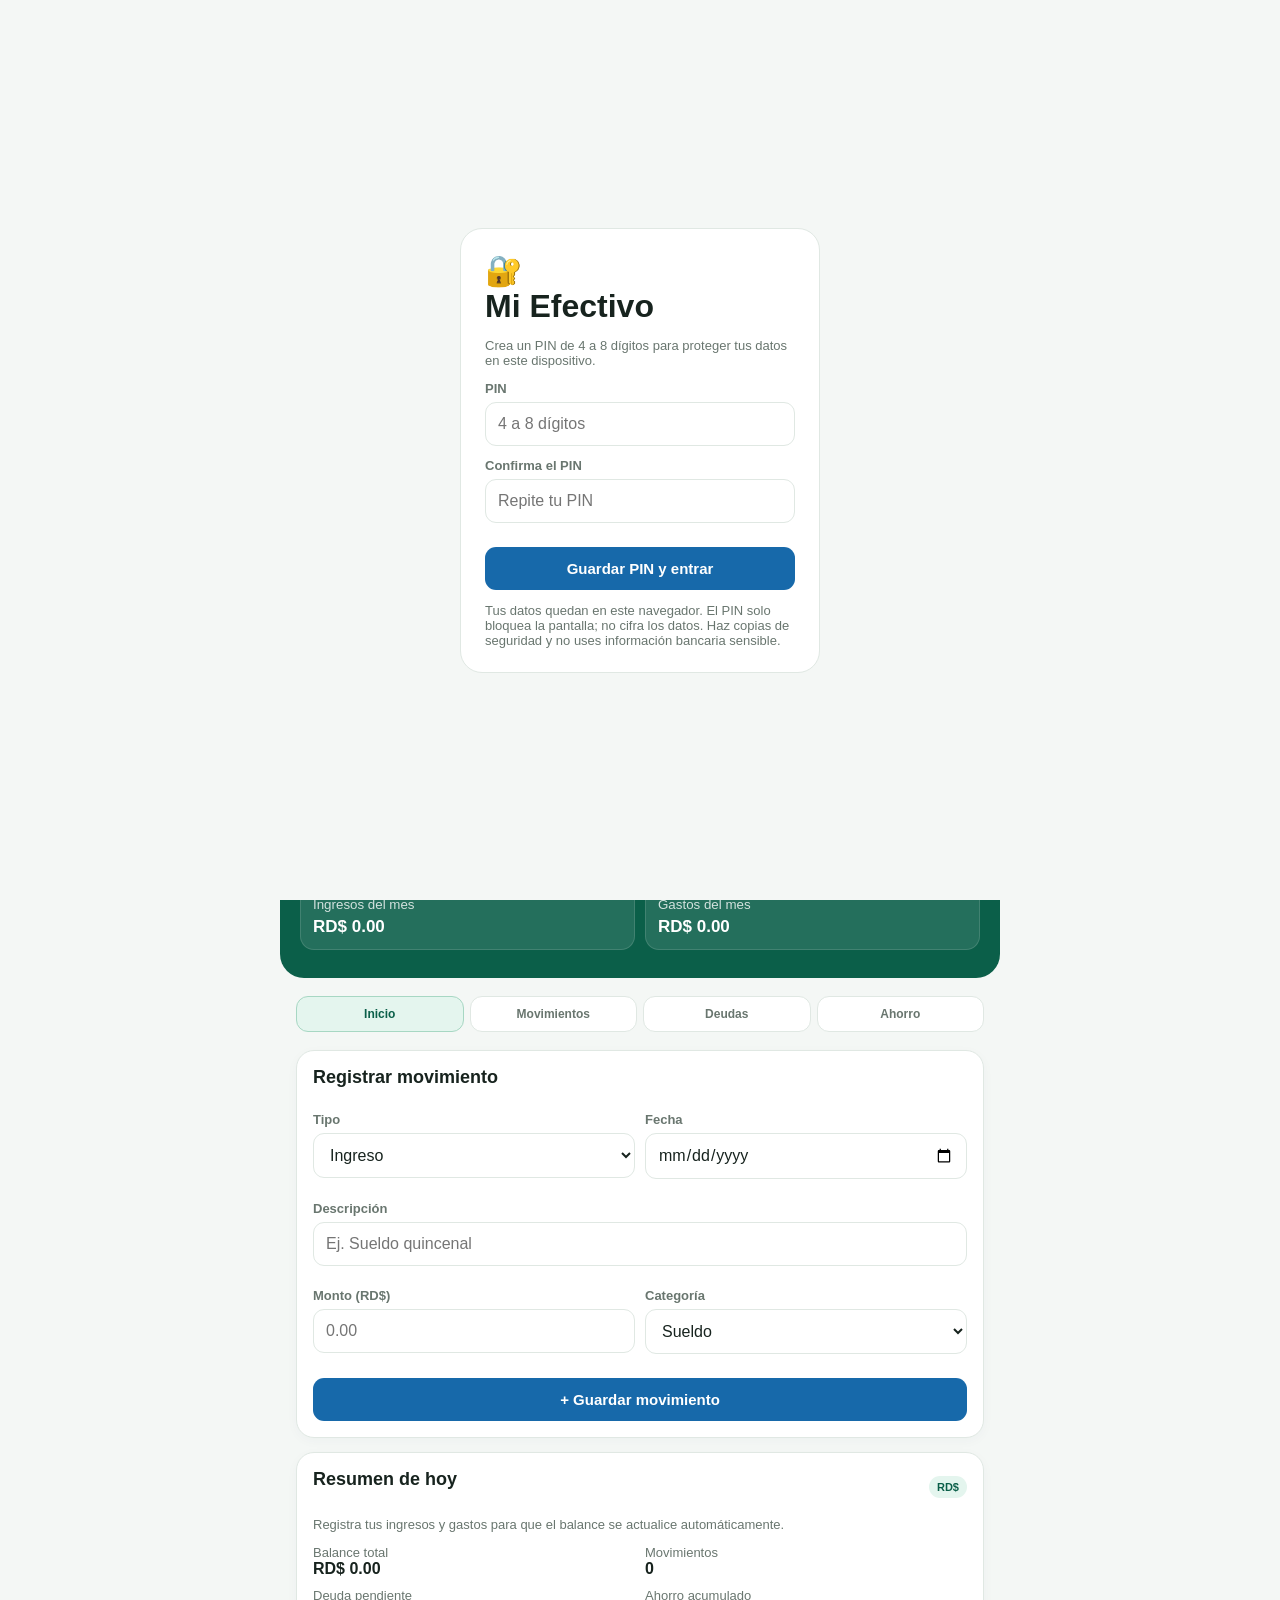
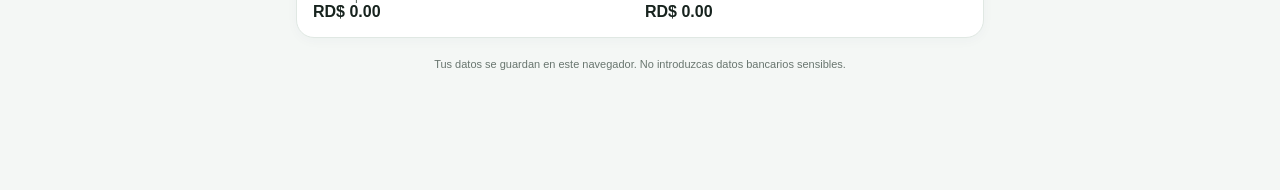
<file: index.html>
<!DOCTYPE html>
<html lang="es">
<head>
<meta charset="UTF-8">
<meta name="viewport" content="width=device-width, initial-scale=1, viewport-fit=cover">
<meta name="theme-color" content="#123b65">
<title>Mi Libertad Financiera</title>
<style>
:root{--navy:#123b65;--blue:#1769aa;--teal:#138a72;--red:#c74747;--bg:#f3f6fa;--card:#fff;--text:#182433;--muted:#667589;--line:#e3eaf1}
*{box-sizing:border-box}body{margin:0;background:var(--bg);color:var(--text);font:16px -apple-system,BlinkMacSystemFont,"Segoe UI",sans-serif}
header{background:linear-gradient(135deg,#123b65,#1976b9);color:white;padding:24px 18px 28px;border-radius:0 0 24px 24px}
header h1{margin:0 0 6px;font-size:26px}header p{margin:0;opacity:.9;font-size:14px}
main{max-width:850px;margin:auto;padding:16px 14px 40px}.nav{display:flex;gap:8px;overflow:auto;margin:0 0 16px;padding:2px 0 8px}
.nav button{white-space:nowrap;border:0;border-radius:20px;padding:10px 14px;background:#e3eaf2;color:#24415d;font-weight:700}
.nav button.active{background:var(--navy);color:white}
.page{display:none}.page.active{display:block}.grid{display:grid;grid-template-columns:repeat(2,minmax(0,1fr));gap:10px}
.card{background:var(--card);border:1px solid var(--line);border-radius:16px;padding:16px;margin-bottom:12px;box-shadow:0 3px 12px #193b5a08}
.metric .label{font-size:12px;color:var(--muted);margin-bottom:8px}.metric .value{font-size:21px;font-weight:800;overflow-wrap:anywhere}.green{color:var(--teal)}.red{color:var(--red)}
h2{font-size:19px;margin:4px 0 14px}h3{font-size:16px;margin:0 0 12px}
label{display:block;font-size:13px;font-weight:700;color:#45576b;margin:10px 0 5px}
input,select,textarea{width:100%;padding:12px;border:1px solid #cbd7e3;border-radius:10px;background:white;font:inherit;color:var(--text)}
textarea{min-height:75px;resize:vertical}.row{display:grid;grid-template-columns:1fr 1fr;gap:10px}
button.primary{border:0;border-radius:11px;background:var(--blue);color:#fff;font-weight:800;padding:13px 16px;width:100%;margin-top:12px;font-size:15px}
button.danger{border:1px solid #f0caca;background:#fff4f4;color:#a92d2d;border-radius:9px;padding:7px 10px}
button.small{border:1px solid var(--line);background:#f7f9fc;border-radius:9px;padding:7px 10px;color:#234}
.item{border-top:1px solid var(--line);padding:12px 0;display:flex;gap:10px;align-items:flex-start;justify-content:space-between}.item:first-child{border-top:0}.item strong{display:block}.sub{font-size:12px;color:var(--muted);margin-top:4px}.amount{font-weight:800;white-space:nowrap}.bar{height:10px;border-radius:20px;background:#e5ebf1;overflow:hidden;margin:10px 0}.bar span{display:block;height:100%;background:var(--teal);width:0}
.tip{background:#eaf7f2;border:1px solid #cceadd;border-radius:15px;padding:16px;line-height:1.5}.tip strong{display:block;color:#116c58;margin-bottom:5px}
.empty{color:var(--muted);font-size:14px;padding:12px 0}.note{font-size:12px;color:var(--muted);line-height:1.5}.pill{display:inline-block;padding:4px 8px;border-radius:20px;background:#edf4fb;color:#23547e;font-size:11px;font-weight:800}
footer{text-align:center;color:var(--muted);font-size:12px;padding:8px}
@media(min-width:650px){.grid{grid-template-columns:repeat(4,minmax(0,1fr))}.two{display:grid;grid-template-columns:1fr 1fr;gap:12px}.two .card{height:fit-content}}
</style>
</head>
<body>
<header><h1>💪 Mi Libertad Financiera</h1><p>Organiza tu dinero, reduce tus deudas y avanza paso a paso.</p></header>
<main>
<div class="nav" role="tablist">
<button class="active" data-page="inicio">Resumen</button><button data-page="movimientos">Ingresos y gastos</button><button data-page="deudas">Mis deudas</button><button data-page="consejos">Motivación</button>
</div>
<section id="inicio" class="page active">
<div class="grid">
<div class="card metric"><div class="label">Dinero disponible</div><div class="value green" id="balance">RD$ 0.00</div></div>
<div class="card metric"><div class="label">Deuda pendiente</div><div class="value red" id="totalDebt">RD$ 0.00</div></div>
<div class="card metric"><div class="label">Ingresos registrados</div><div class="value" id="totalIncome">RD$ 0.00</div></div>
<div class="card metric"><div class="label">Gastos registrados</div><div class="value" id="totalExpenses">RD$ 0.00</div></div>
</div>
<div class="card"><h2>Tu progreso para salir de deudas</h2><div class="sub" id="progressText">Registra tus deudas para comenzar.</div><div class="bar"><span id="progressBar"></span></div><div class="sub" id="paidText"></div></div>
<div class="tip"><strong>🌱 Consejo de hoy</strong><span id="dailyTip"></span></div>
<div class="card" style="margin-top:12px"><h3>Últimos movimientos</h3><div id="recentList" class="empty">Todavía no hay movimientos.</div></div>
</section>
<section id="movimientos" class="page">
<div class="two">
<div class="card"><h2>Registrar ingreso o gasto</h2>
<form id="transactionForm">
<label for="type">Tipo de movimiento</label><select id="type"><option value="income">Ingreso</option><option value="expense">Gasto</option></select>
<label for="description">Descripción</label><input id="description" placeholder="Ej. salario, comida, transporte" required maxlength="90">
<div class="row"><div><label for="amount">Monto (RD$)</label><input id="amount" type="number" min="0.01" step="0.01" required placeholder="0.00"></div><div><label for="date">Fecha</label><input id="date" type="date" required></div></div>
<label for="category">Categoría</label><select id="category"><option>Salario</option><option>Propina</option><option>Venta/extra</option><option>Comida</option><option>Transporte</option><option>Vivienda/servicios</option><option>Salud</option><option>Educación</option><option>Compras</option><option>Otro</option></select>
<button class="primary" type="submit">Guardar movimiento</button></form></div>
<div class="card"><h2>Historial</h2><div id="transactionList" class="empty">Aquí aparecerán tus ingresos y gastos.</div></div>
</div></section>
<section id="deudas" class="page">
<div class="two">
<div class="card"><h2>Agregar una deuda</h2><form id="debtForm">
<label for="creditor">Nombre de la deuda o acreedor</label><input id="creditor" required maxlength="80" placeholder="Ej. tarjeta, préstamo">
<div class="row"><div><label for="debtAmount">Monto total (RD$)</label><input id="debtAmount" type="number" min="0.01" step="0.01" required placeholder="0.00"></div><div><label for="minimum">Cuota mínima (RD$)</label><input id="minimum" type="number" min="0" step="0.01" value="0"></div></div>
<label for="dueDate">Próxima fecha de pago (opcional)</label><input id="dueDate" type="date">
<button class="primary" type="submit">Guardar deuda</button></form></div>
<div class="card"><h2>Registrar pago de deuda</h2><form id="paymentForm">
<label for="debtSelect">Selecciona la deuda</label><select id="debtSelect" required><option value="">Primero agrega una deuda</option></select>
<label for="paymentAmount">Monto pagado (RD$)</label><input id="paymentAmount" type="number" min="0.01" step="0.01" required placeholder="0.00">
<label for="paymentDate">Fecha del pago</label><input id="paymentDate" type="date" required>
<label for="paymentNote">Nota (opcional)</label><input id="paymentNote" maxlength="80" placeholder="Ej. pago de quincena">
<button class="primary" type="submit">Registrar pago</button></form><p class="note">El pago se resta de la deuda pendiente y también se registra como gasto, para que tu balance sea más realista.</p></div>
</div>
<div class="card"><h2>Lista de deudas</h2><div id="debtList" class="empty">Todavía no has agregado deudas.</div></div>
</section>
<section id="consejos" class="page">
<div class="card"><h2>Consejos para avanzar</h2><div id="tipsList"></div><button class="primary" id="newTip" type="button">Dame otro consejo</button></div>
<div class="card"><h3>Mi compromiso de hoy</h3><p>Una decisión pequeña puede acercarte a tu libertad financiera.</p><label for="commitment">Escribe tu meta para hoy</label><textarea id="commitment" placeholder="Ej. no comprar por impulso y guardar RD$ 200"></textarea><button class="primary" id="saveCommitment" type="button">Guardar mi compromiso</button><p class="note" id="commitmentStatus"></p></div>
</section>
<footer>Los datos se guardan en este navegador de tu dispositivo. No borres los datos de Safari si quieres conservarlos. Haz una copia de seguridad periódicamente.</footer>
</main>
<script>
(function(){
const $=id=>document.getElementById(id);
const money=n=>new Intl.NumberFormat('es-DO',{style:'currency',currency:'DOP',maximumFractionDigits:2}).format(Number(n)||0);
const today=()=>new Date().toLocaleDateString('en-CA');
const tips=[
'Anota cada gasto, incluso los pequeños. Lo que mides, lo puedes mejorar.',
'Paga al menos la cuota mínima de todas tus deudas y evita cargos por atraso.',
'Cuando puedas, dirige el dinero extra a una deuda prioritaria sin descuidar tus necesidades básicas.',
'Antes de comprar algo que no necesitas, espera 24 horas y revisa tu presupuesto.',
'Separa una pequeña cantidad para emergencias, aunque al principio sea poco.',
'No tomes un préstamo nuevo para pagar otro sin comparar el costo total y las condiciones.',
'Celebra cada avance: reducir una deuda, cumplir un presupuesto o evitar una compra impulsiva cuenta.',
'Si tus pagos superan tus ingresos, contacta a tus acreedores para preguntar por opciones de pago realistas.',
'Planifica la comida y el transporte de la semana para reducir gastos inesperados.',
'Tu situación financiera puede mejorar con constancia. No te compares: enfócate en tu próximo paso.'
];
let data={transactions:[],debts:[],payments:[],commitment:''};
try{const saved=localStorage.getItem('miLibertadFinanciera_v1');if(saved){const parsed=JSON.parse(saved);data={...data,...parsed}}}catch(e){}
function save(){try{localStorage.setItem('miLibertadFinanciera_v1',JSON.stringify(data));return true}catch(e){alert('No se pudo guardar. Revisa el espacio disponible y los ajustes de Safari.');return false}}
function escapeHTML(s){return String(s).replace(/[&<>"']/g,c=>({'&':'&amp;','<':'&lt;','>':'&gt;','"':'&quot;',"'":'&#39;'}[c]))}
function remaining(d){return Math.max(0,Number(d.amount)-data.payments.filter(p=>p.debtId===d.id).reduce((s,p)=>s+Number(p.amount),0))}
function totals(){let inc=data.transactions.filter(t=>t.type==='income').reduce((s,t)=>s+Number(t.amount),0);let exp=data.transactions.filter(t=>t.type==='expense').reduce((s,t)=>s+Number(t.amount),0);return {inc,exp,balance:inc-exp}}
function render(){
const t=totals(),original=data.debts.reduce((s,d)=>s+Number(d.amount),0),left=data.debts.reduce((s,d)=>s+remaining(d),0),paid=original-left;
$('balance').textContent=money(t.balance);$('totalDebt').textContent=money(left);$('totalIncome').textContent=money(t.inc);$('totalExpenses').textContent=money(t.exp);
$('progressText').textContent=original?Math.round(paid/original*100)+'% de tus deudas originales pagadas.':'Registra tus deudas para comenzar.';
$('progressBar').style.width=(original?Math.min(100,paid/original*100):0)+'%';$('paidText').textContent=original?'Pagado: '+money(paid)+' · Pendiente: '+money(left):'';
const tx=[...data.transactions].sort((a,b)=>b.date.localeCompare(a.date));
const txHtml=arr=>arr.length?arr.map(x=>`<div class="item"><div><strong>${escapeHTML(x.description)}</strong><div class="sub">${escapeHTML(x.category||'Pago de deuda')} · ${escapeHTML(x.date)}</div></div><div style="text-align:right"><div class="amount ${x.type==='income'?'green':'red'}">${x.type==='income'?'+':'−'}${money(x.amount)}</div><button class="small" data-del-tx="${x.id}">Eliminar</button></div></div>`).join(''):'<div class="empty">Todavía no hay movimientos.</div>';
$('transactionList').innerHTML=txHtml(tx);$('recentList').innerHTML=tx.length?tx.slice(0,4).map(x=>`<div class="item"><div><strong>${escapeHTML(x.description)}</strong><div class="sub">${escapeHTML(x.date)}</div></div><div class="amount ${x.type==='income'?'green':'red'}">${x.type==='income'?'+':'−'}${money(x.amount)}</div></div>`).join(''):'Todavía no hay movimientos.';
$('debtList').innerHTML=data.debts.length?data.debts.map(d=>{const r=remaining(d);return `<div class="item"><div style="flex:1"><strong>${escapeHTML(d.name)}</strong><div class="sub">Monto inicial: ${money(d.amount)} · Cuota mínima: ${money(d.minimum||0)}${d.dueDate?' · Próximo pago: '+escapeHTML(d.dueDate):''}</div><div class="bar"><span style="width:${Math.min(100,(Number(d.amount)-r)/Number(d.amount)*100)}%"></span></div><div class="sub">Pendiente: <b>${money(r)}</b> · Pagado: ${money(Number(d.amount)-r)}</div></div><button class="danger" data-del-debt="${d.id}">Eliminar</button></div>`}).join(''):'Todavía no has agregado deudas.';
$('debtSelect').innerHTML='<option value="">Selecciona una deuda</option>'+data.debts.filter(d=>remaining(d)>0).map(d=>`<option value="${d.id}">${escapeHTML(d.name)} — ${money(remaining(d))}</option>`).join('');
document.querySelectorAll('[data-del-tx]').forEach(b=>b.onclick=()=>{if(confirm('¿Eliminar este movimiento?')){data.transactions=data.transactions.filter(t=>t.id!==b.dataset.delTx);save();render()}});
document.querySelectorAll('[data-del-debt]').forEach(b=>b.onclick=()=>{if(confirm('¿Eliminar esta deuda y sus pagos?')){const id=b.dataset.delDebt;data.debts=data.debts.filter(d=>d.id!==id);data.payments=data.payments.filter(p=>p.debtId!==id);data.transactions=data.transactions.filter(t=>t.paymentId!==id);save();render()}});
}
function id(){return Date.now().toString(36)+Math.random().toString(36).slice(2,7)}
document.querySelectorAll('.nav button').forEach(b=>b.addEventListener('click',()=>{document.querySelectorAll('.nav button').forEach(x=>x.classList.toggle('active',x===b));document.querySelectorAll('.page').forEach(p=>p.classList.toggle('active',p.id===b.dataset.page))}));
$('date').value=today();$('paymentDate').value=today();
$('transactionForm').addEventListener('submit',e=>{e.preventDefault();const amount=Number($('amount').value);if(!Number.isFinite(amount)||amount<=0)return alert('Escribe un monto válido.');data.transactions.push({id:id(),type:$('type').value,description:$('description').value.trim(),amount,date:$('date').value||today(),category:$('category').value});if(save()){e.target.reset();$('date').value=today();render();alert('Movimiento guardado.')}})
$('debtForm').addEventListener('submit',e=>{e.preventDefault();const amount=Number($('debtAmount').value),minimum=Number($('minimum').value)||0;if(!Number.isFinite(amount)||amount<=0)return alert('Escribe un monto válido.');data.debts.push({id:id(),name:$('creditor').value.trim(),amount,minimum,dueDate:$('dueDate').value});if(save()){e.target.reset();$('minimum').value='0';render();alert('Deuda guardada.')}})
$('paymentForm').addEventListener('submit',e=>{e.preventDefault();const d=data.debts.find(x=>x.id===$('debtSelect').value),amount=Number($('paymentAmount').value);if(!d)return alert('Selecciona una deuda.');if(!Number.isFinite(amount)||amount<=0)return alert('Escribe un monto válido.');if(amount>remaining(d)+0.0001)return alert('El pago supera el saldo pendiente ('+money(remaining(d))+').');const pid=id(),date=$('paymentDate').value||today();data.payments.push({id:pid,debtId:d.id,amount,date,note:$('paymentNote').value});data.transactions.push({id:id(),type:'expense',description:'Pago de deuda: '+d.name,amount,date,category:'Pago de deuda',paymentId:d.id});if(save()){e.target.reset();$('paymentDate').value=today();render();alert('Pago registrado. ¡Buen avance!')}})
function showTip(){const n=Math.floor(Math.random()*tips.length);$('dailyTip').textContent=tips[n];$('tipsList').innerHTML='<div class="tip"><strong>💡 Consejo</strong>'+tips[n]+'</div><div style="height:10px"></div>'+tips.filter((_,i)=>i!==n).slice(0,4).map(t=>'<div class="item"><div>'+escapeHTML(t)+'</div></div>').join('')}
$('newTip').onclick=showTip;$('saveCommitment').onclick=()=>{data.commitment=$('commitment').value.trim();if(save())$('commitmentStatus').textContent='Tu compromiso quedó guardado en este dispositivo.'};
$('commitment').value=data.commitment||'';showTip();render();
})();
</script>
</body></html><!doctype html>
<html lang="es">
<head>
<meta charset="utf-8"><meta name="viewport" content="width=device-width, initial-scale=1, viewport-fit=cover">
<meta name="theme-color" content="#0b5f49"><title>Mi Efectivo</title>
<style>
:root{--green:#0b5f49;--mint:#e4f5ee;--bg:#f4f7f5;--ink:#17231e;--muted:#69766f;--red:#b93838;--line:#e0e8e3}
*{box-sizing:border-box}body{margin:0;background:var(--bg);color:var(--ink);font:16px -apple-system,BlinkMacSystemFont,"Segoe UI",sans-serif}button,input,select{font:inherit}button{cursor:pointer;border:0;border-radius:12px;padding:12px 14px;font-weight:650}.primary{background:var(--green);color:white}.soft{background:var(--mint);color:var(--green)}.danger{background:#fdeaea;color:var(--red)}.wrap{max-width:720px;margin:auto;padding:16px 16px 100px}.top{background:var(--green);color:white;padding:24px 20px 28px;border-radius:0 0 24px 24px;margin:-16px -16px 18px}.topline{display:flex;justify-content:space-between;align-items:center}.brand{font-weight:800;font-size:20px}.balance-label{opacity:.82;font-size:13px;margin-top:24px}.balance{font-size:32px;font-weight:800;margin:5px 0 16px}.summary{display:grid;grid-template-columns:1fr 1fr;gap:10px}.sum{background:#ffffff1b;border:1px solid #ffffff22;border-radius:14px;padding:12px}.sum small{display:block;opacity:.8}.sum strong{display:block;margin-top:5px;font-size:17px}.tabs{display:grid;grid-template-columns:repeat(4,1fr);gap:6px;margin:18px 0}.tab{background:white;color:var(--muted);padding:10px 4px;font-size:12px;border:1px solid var(--line)}.tab.active{background:var(--mint);color:var(--green);border-color:#a7d7c3}.panel{display:none}.panel.active{display:block}.card{background:white;border:1px solid var(--line);border-radius:18px;padding:16px;margin-bottom:14px}.card h2{font-size:18px;margin:0 0 14px}.grid2{display:grid;grid-template-columns:1fr 1fr;gap:10px}.field{margin-bottom:12px}.field label{display:block;font-size:13px;color:var(--muted);margin-bottom:6px}.field input,.field select{width:100%;padding:12px;border:1px solid var(--line);border-radius:11px;background:white;color:var(--ink)}.row{display:flex;align-items:center;justify-content:space-between;gap:10px}.muted{color:var(--muted);font-size:13px}.money{font-weight:750}.item{padding:12px 0;border-bottom:1px solid var(--line)}.item:last-child{border-bottom:0}.pill{font-size:11px;padding:5px 8px;border-radius:99px;background:var(--mint);color:var(--green)}.pill.red{background:#fdeaea;color:var(--red)}.bar{height:8px;border-radius:99px;background:#e8efeb;overflow:hidden;margin:9px 0}.bar span{display:block;height:100%;background:var(--green);border-radius:99px}.empty{padding:18px 0;color:var(--muted);text-align:center}.foot{text-align:center;color:var(--muted);font-size:11px;margin:20px 0}.overlay{position:fixed;inset:0;background:var(--bg);z-index:10;display:flex;align-items:center;justify-content:center;padding:24px}.lockbox{width:100%;max-width:360px;background:white;border-radius:22px;padding:24px;border:1px solid var(--line)}.lockbox h1{margin:0 0 8px}.toast{position:fixed;bottom:20px;left:50%;transform:translateX(-50%);background:#17231e;color:white;padding:12px 18px;border-radius:12px;display:none;z-index:20;max-width:90%;font-size:14px}.smallbtn{padding:7px 9px;font-size:12px}.hidden{display:none!important}
@media(min-width:600px){.top{margin-top:0;border-radius:24px}.wrap{padding-top:20px}}
</style>
</head>
<body>
<div id="lock" class="overlay"><div class="lockbox"><div style="font-size:30px">🔐</div><h1>Mi Efectivo</h1><p class="muted" id="lockText">Crea un PIN de 4 a 8 dígitos para proteger tus datos en este dispositivo.</p><div class="field"><label for="pin">PIN</label><input id="pin" type="password" inputmode="numeric" maxlength="8" placeholder="4 a 8 dígitos"></div><div class="field" id="confirmWrap"><label for="pin2">Confirma el PIN</label><input id="pin2" type="password" inputmode="numeric" maxlength="8" placeholder="Repite tu PIN"></div><button class="primary" style="width:100%" id="unlockBtn">Guardar PIN y entrar</button><p class="muted" style="margin-bottom:0">Tus datos quedan en este navegador. El PIN solo bloquea la pantalla; no cifra los datos. Haz copias de seguridad y no uses información bancaria sensible.</p></div></div>
<div class="wrap" id="app">
<header class="top"><div class="topline"><div class="brand">💰 Mi Efectivo</div><button id="lockNow" class="soft smallbtn">🔒 Bloquear</button></div><div class="balance-label">EFECTIVO DISPONIBLE</div><div class="balance" id="balance">RD$ 0.00</div><div class="summary"><div class="sum"><small>Ingresos del mes</small><strong id="incomeMonth">RD$ 0.00</strong></div><div class="sum"><small>Gastos del mes</small><strong id="expenseMonth">RD$ 0.00</strong></div></div></header>
<nav class="tabs"><button class="tab active" data-tab="inicio">Inicio</button><button class="tab" data-tab="movimientos">Movimientos</button><button class="tab" data-tab="deudas">Deudas</button><button class="tab" data-tab="ahorro">Ahorro</button></nav>
<section class="panel active" id="inicio">
<div class="card"><h2>Registrar movimiento</h2><form id="moveForm"><div class="grid2"><div class="field"><label>Tipo</label><select id="type"><option value="income">Ingreso</option><option value="expense">Gasto</option></select></div><div class="field"><label>Fecha</label><input id="date" type="date" required></div></div><div class="field"><label>Descripción</label><input id="desc" maxlength="70" placeholder="Ej. Sueldo quincenal" required></div><div class="grid2"><div class="field"><label>Monto (RD$)</label><input id="amount" type="number" min="0.01" step="0.01" placeholder="0.00" required></div><div class="field"><label>Categoría</label><select id="category"><option>Sueldo</option><option>Propinas</option><option>Negocio</option><option>Comida</option><option>Transporte</option><option>Servicios</option><option>Compras</option><option>Salud</option><option>Deuda</option><option>Otro</option></select></div></div><button class="primary" style="width:100%">+ Guardar movimiento</button></form></div>
<div class="card"><div class="row"><h2>Resumen de hoy</h2><span class="pill">RD$</span></div><p class="muted">Registra tus ingresos y gastos para que el balance se actualice automáticamente.</p><div class="grid2"><div><div class="muted">Balance total</div><div class="money" id="balance2">RD$ 0.00</div></div><div><div class="muted">Movimientos</div><div class="money" id="count">0</div></div><div><div class="muted">Deuda pendiente</div><div class="money" id="debtTotal">RD$ 0.00</div></div><div><div class="muted">Ahorro acumulado</div><div class="money" id="savedTotal">RD$ 0.00</div></div></div></div>
</section>
<section class="panel" id="movimientos"><div class="card"><div class="row" style="flex-wrap:wrap"><h2>Historial</h2><div style="display:flex;gap:6px;flex-wrap:wrap"><button id="export" class="soft smallbtn">Exportar CSV</button><button id="backup" class="soft smallbtn">Copia JSON</button><button id="importBtn" class="soft smallbtn">Importar copia</button><input id="importFile" type="file" accept=".json,application/json" class="hidden"></div></div><p class="muted">Guarda una copia de tus movimientos, deudas y metas para poder recuperarlos en otro momento.</p><div id="history"></div></div></section>
<section class="panel" id="deudas">
<div class="card"><h2>Agregar deuda</h2><form id="debtForm"><div class="field"><label>Nombre de la deuda</label><input id="debtName" maxlength="60" placeholder="Ej. Préstamo personal" required></div><div class="grid2"><div class="field"><label>Saldo pendiente (RD$)</label><input id="debtAmount" type="number" min="0.01" step=".01" required></div><div class="field"><label>Cuota quincenal (RD$)</label><input id="debtPay" type="number" min="0" step=".01" placeholder="0.00"></div></div><div class="field"><label>Próxima fecha de pago</label><input id="debtDate" type="date"></div><button class="primary" style="width:100%">Guardar deuda</button></form></div>
<div class="card"><h2>Mis deudas</h2><div id="debtsList"></div></div>
</section>
<section class="panel" id="ahorro">
<div class="card"><h2>Crear meta de ahorro</h2><form id="goalForm"><div class="field"><label>Nombre de la meta</label><input id="goalName" maxlength="60" placeholder="Ej. Fondo de emergencia" required></div><div class="grid2"><div class="field"><label>Objetivo (RD$)</label><input id="goalTarget" type="number" min="1" step=".01" required></div><div class="field"><label>Ahorro inicial (RD$)</label><input id="goalSaved" type="number" min="0" step=".01" value="0"></div></div><button class="primary" style="width:100%">Crear meta</button></form></div>
<div class="card"><h2>Mis metas</h2><div id="goalsList"></div></div></section>
<div class="foot">Tus datos se guardan en este navegador. No introduzcas datos bancarios sensibles.</div>
</div><div class="toast" id="toast"></div>
<script>
const $=id=>document.getElementById(id), money=n=>new Intl.NumberFormat('es-DO',{style:'currency',currency:'DOP'}).format(Number(n)||0), today=()=>{const d=new Date();return d.getFullYear()+'-'+String(d.getMonth()+1).padStart(2,'0')+'-'+String(d.getDate()).padStart(2,'0')};
let data={moves:[],debts:[],goals:[]}, pinHash=localStorage.getItem('me_pin')||'', session=false;
const readData=()=>{try{data=JSON.parse(localStorage.getItem('me_data')||'{"moves":[],"debts":[],"goals":[]}')}catch(e){data={moves:[],debts:[],goals:[]}}};
const save=()=>{try{localStorage.setItem('me_data',JSON.stringify(data));return true}catch(e){toast('No se pudieron guardar los datos. Revisa los ajustes de Safari y vuelve a intentarlo.');return false}};
function toast(s){$('toast').textContent=s;$('toast').style.display='block';setTimeout(()=>$('toast').style.display='none',2400)}
function balance(){return data.moves.reduce((a,m)=>a+(m.type==='income'?Number(m.amount):-Number(m.amount)),0)}
function render(){let now=new Date(), ym=now.getFullYear()+'-'+String(now.getMonth()+1).padStart(2,'0');let ms=data.moves.filter(m=>(m.date||'').startsWith(ym));$('balance').textContent=money(balance());$('balance2').textContent=money(balance());$('incomeMonth').textContent=money(ms.filter(m=>m.type==='income').reduce((a,m)=>a+ +m.amount,0));$('expenseMonth').textContent=money(ms.filter(m=>m.type==='expense').reduce((a,m)=>a+ +m.amount,0));$('count').textContent=data.moves.length;$('debtTotal').textContent=money(data.debts.reduce((a,d)=>a+Number(d.amount||0),0));$('savedTotal').textContent=money(data.goals.reduce((a,g)=>a+Number(g.saved||0),0));
let h=[...data.moves].sort((a,b)=>b.date.localeCompare(a.date));$('history').innerHTML=h.length?h.map(m=>`<div class="item"><div class="row"><div><strong>${esc(m.desc)}</strong><div class="muted">${esc(m.date)} · ${esc(m.category)}</div></div><div style="text-align:right"><div class="money" style="color:${m.type==='income'?'var(--green)':'var(--red)'}">${m.type==='income'?'+':'−'}${money(m.amount)}</div><button class="danger smallbtn" onclick="delMove('${m.id}')">Eliminar</button></div></div></div>`).join(''):'<div class="empty">Aún no hay movimientos.</div>';
$('debtsList').innerHTML=data.debts.length?data.debts.map(d=>`<div class="item"><div class="row"><div><strong>${esc(d.name)}</strong><div class="muted">Cuota quincenal: ${money(d.pay)}${d.date?' · Próximo pago: '+esc(d.date):''}</div></div><div style="text-align:right"><div class="money">${money(d.amount)}</div><button class="soft smallbtn" onclick="payDebt('${d.id}')">Registrar abono</button> <button class="danger smallbtn" onclick="delDebt('${d.id}')">Eliminar</button></div></div></div>`).join(''):'<div class="empty">No has agregado deudas.</div>';
$('goalsList').innerHTML=data.goals.length?data.goals.map(g=>{let p=Math.min(100,Math.round(g.saved/g.target*100));return `<div class="item"><div class="row"><strong>${esc(g.name)}</strong><span class="pill">${p}%</span></div><div class="bar"><span style="width:${p}%"></span></div><div class="row"><span class="muted">${money(g.saved)} de ${money(g.target)}</span><div><button class="soft smallbtn" onclick="addGoal('${g.id}')">Añadir</button> <button class="danger smallbtn" onclick="delGoal('${g.id}')">Eliminar</button></div></div></div>`}).join(''):'<div class="empty">Crea tu primera meta de ahorro.</div>'}
function esc(s){return String(s).replace(/[&<>"']/g,c=>({'&':'&amp;','<':'&lt;','>':'&gt;','"':'&quot;',"'":'&#39;'}[c]))}
function id(){return Math.random().toString(36).slice(2,10)}
window.delMove=id=>{if(confirm('¿Eliminar este movimiento?')){data.moves=data.moves.filter(m=>m.id!==id);save();render()}}
window.delDebt=id=>{if(confirm('¿Eliminar esta deuda?')){data.debts=data.debts.filter(d=>d.id!==id);save();render()}}
window.delGoal=id=>{if(confirm('¿Eliminar esta meta?')){data.goals=data.goals.filter(g=>g.id!==id);save();render()}}
window.payDebt=debtId=>{let d=data.debts.find(x=>x.id===debtId);let s=prompt('¿Cuánto vas a abonar a '+d.name+'? (RD$)',d.pay||'');if(s===null)return;let n=Number(s);if(!Number.isFinite(n)||n<=0||n>d.amount){toast('Introduce un abono válido, no mayor al saldo.');return}d.amount=Math.max(0,d.amount-n);data.moves.push({id:id(),type:'expense',date:today(),desc:'Abono deuda: '+d.name,amount:n,category:'Deuda'});if(d.amount===0)data.debts=data.debts.filter(x=>x.id!==debtId);save();render();toast('Abono registrado')}
window.addGoal=goalId=>{let g=data.goals.find(x=>x.id===goalId);let s=prompt('¿Cuánto deseas añadir a "'+g.name+'"? (RD$)','');if(s===null)return;let n=Number(s);if(!Number.isFinite(n)||n<=0){toast('Introduce un monto válido.');return}g.saved+=n;data.moves.push({id:id(),type:'expense',date:today(),desc:'Ahorro: '+g.name,amount:n,category:'Otro'});save();render();toast('Ahorro actualizado')}
document.querySelectorAll('.tab').forEach(b=>b.addEventListener('click',()=>{document.querySelectorAll('.tab').forEach(x=>x.classList.toggle('active',x===b));document.querySelectorAll('.panel').forEach(x=>x.classList.toggle('active',x.id===b.dataset.tab))}));
$('date').value=today();$('moveForm').addEventListener('submit',e=>{e.preventDefault();let amount=Number($('amount').value),desc=$('desc').value.trim(),date=$('date').value;if(!desc){toast('Escribe una descripción.');$('desc').focus();return}if(!date){toast('Selecciona una fecha válida.');$('date').focus();return}if(!Number.isFinite(amount)||amount<=0){toast('Introduce un monto mayor que RD$0.');$('amount').focus();return}data.moves.push({id:id(),type:$('type').value,date,desc,amount,category:$('category').value});if(!save()){data.moves.pop();return}render();e.target.reset();$('date').value=today();toast('Movimiento guardado correctamente')});
$('debtForm').addEventListener('submit',e=>{e.preventDefault();data.debts.push({id:id(),name:$('debtName').value.trim(),amount:Number($('debtAmount').value),pay:Number($('debtPay').value)||0,date:$('debtDate').value});save();render();e.target.reset();toast('Deuda guardada')});
$('goalForm').addEventListener('submit',e=>{e.preventDefault();let target=Number($('goalTarget').value),saved=Number($('goalSaved').value)||0;if(target<=0||saved<0)return;data.goals.push({id:id(),name:$('goalName').value.trim(),target,saved});save();render();e.target.reset();$('goalSaved').value='0';toast('Meta guardada')});
$('export').addEventListener('click',()=>{let rows=[['Fecha','Tipo','Descripción','Categoría','Monto'],...data.moves.map(m=>[m.date,m.type,m.desc,m.category,m.amount])];let csv=rows.map(r=>r.map(v=>'"'+String(v).replace(/"/g,'""')+'"').join(',')).join('\r\n');let a=document.createElement('a');a.href=URL.createObjectURL(new Blob(['\ufeff'+csv],{type:'text/csv;charset=utf-8;'}));a.download='mis_movimientos.csv';a.click();URL.revokeObjectURL(a.href)});

$('backup').addEventListener('click',()=>{
  const payload={app:'Mi Efectivo',version:2,createdAt:new Date().toISOString(),data};
  const blob=new Blob([JSON.stringify(payload,null,2)],{type:'application/json'});
  const url=URL.createObjectURL(blob);const a=document.createElement('a');
  a.href=url;a.download='mi_efectivo_copia.json';a.click();
  setTimeout(()=>URL.revokeObjectURL(url),1000);toast('Copia de seguridad descargada');
});
$('importBtn').addEventListener('click',()=>$('importFile').click());
$('importFile').addEventListener('change',async e=>{
  const file=e.target.files&&e.target.files[0];if(!file)return;
  try{
    const raw=JSON.parse(await file.text());const incoming=raw.data||raw;
    if(!incoming||!Array.isArray(incoming.moves)||!Array.isArray(incoming.debts)||!Array.isArray(incoming.goals))throw new Error('Formato');
    if(!confirm('Importar esta copia reemplazará los datos actuales de Mi Efectivo. ¿Deseas continuar?'))return;
    data={moves:incoming.moves,debts:incoming.debts,goals:incoming.goals};
    save();render();toast('Copia restaurada correctamente');
  }catch(err){toast('No se pudo importar. Selecciona una copia JSON válida de Mi Efectivo.')}
  finally{e.target.value=''}
});

async function hash(s){let b=await crypto.subtle.digest('SHA-256',new TextEncoder().encode(s));return Array.from(new Uint8Array(b)).map(x=>x.toString(16).padStart(2,'0')).join('')}
function showLock(){session=false;$('lock').style.display='flex';$('pin').value='';$('pin2').value='';$('confirmWrap').classList.toggle('hidden',!!pinHash);$('lockText').textContent=pinHash?'Introduce tu PIN para entrar.':'Crea un PIN de 4 a 8 dígitos para proteger tus datos en este dispositivo.';$('unlockBtn').textContent=pinHash?'Desbloquear':'Guardar PIN y entrar'}
$('unlockBtn').addEventListener('click',async()=>{let p=$('pin').value;if(!/^\d{4,8}$/.test(p)){toast('El PIN debe tener entre 4 y 8 dígitos.');return}if(!pinHash){if(p!==$('pin2').value){toast('Los PIN no coinciden.');return}pinHash=await hash(p);localStorage.setItem('me_pin',pinHash)}else if(await hash(p)!==pinHash){toast('PIN incorrecto.');return}$('lock').style.display='none';session=true;readData();render()});
$('lockNow').addEventListener('click',showLock);
readData();showLock();
</script>
</body></html>
</file>
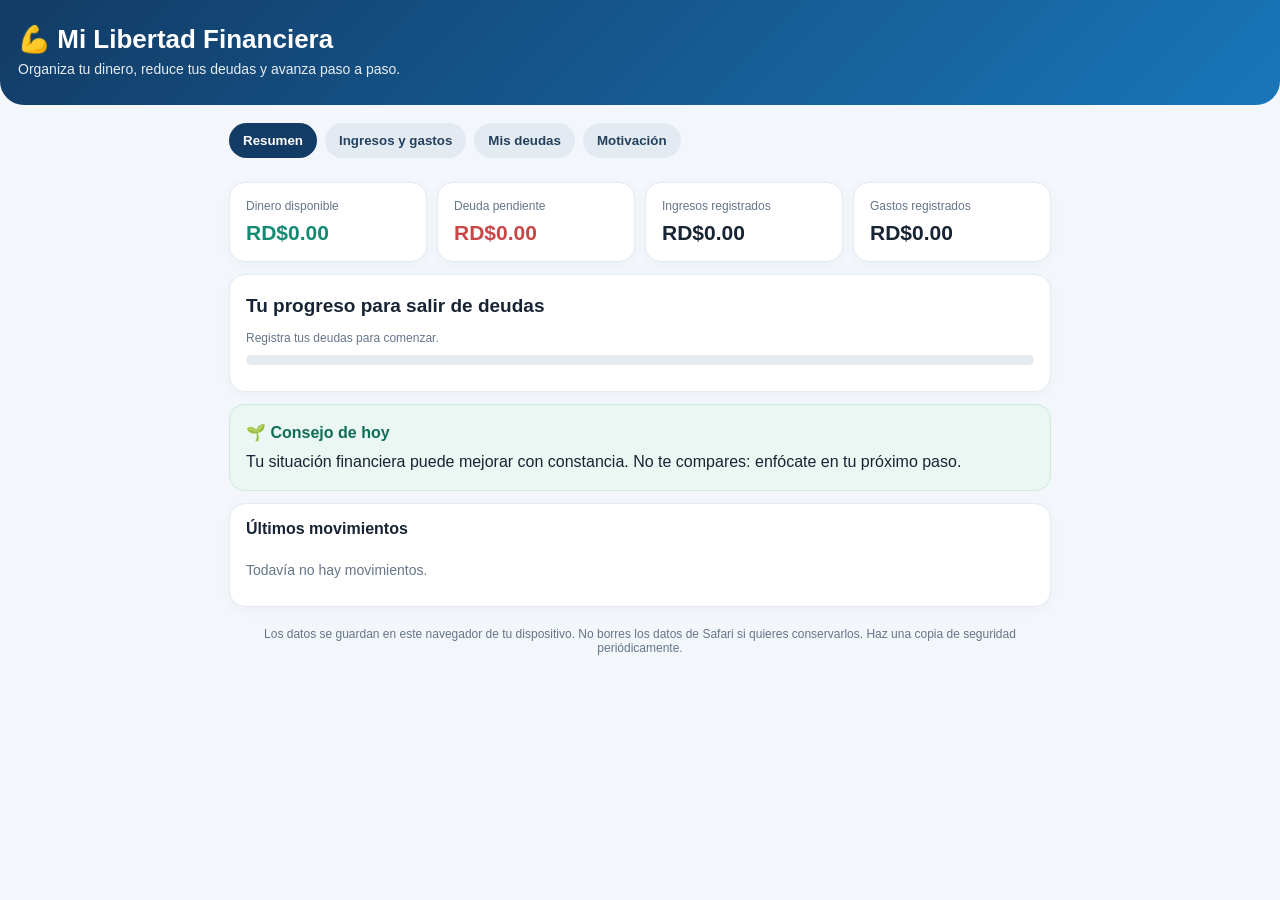
<file: Mi_Efectivo_corregida.html>
<!DOCTYPE html>
<html lang="es">
<head>
<meta charset="UTF-8">
<meta name="viewport" content="width=device-width, initial-scale=1, viewport-fit=cover">
<meta name="theme-color" content="#123b65">
<title>Mi Libertad Financiera</title>
<style>
:root{--navy:#123b65;--blue:#1769aa;--teal:#138a72;--red:#c74747;--bg:#f3f6fa;--card:#fff;--text:#182433;--muted:#667589;--line:#e3eaf1}
*{box-sizing:border-box}body{margin:0;background:var(--bg);color:var(--text);font:16px -apple-system,BlinkMacSystemFont,"Segoe UI",sans-serif}
header{background:linear-gradient(135deg,#123b65,#1976b9);color:white;padding:24px 18px 28px;border-radius:0 0 24px 24px}
header h1{margin:0 0 6px;font-size:26px}header p{margin:0;opacity:.9;font-size:14px}
main{max-width:850px;margin:auto;padding:16px 14px 40px}.nav{display:flex;gap:8px;overflow:auto;margin:0 0 16px;padding:2px 0 8px}
.nav button{white-space:nowrap;border:0;border-radius:20px;padding:10px 14px;background:#e3eaf2;color:#24415d;font-weight:700}
.nav button.active{background:var(--navy);color:white}
.page{display:none}.page.active{display:block}.grid{display:grid;grid-template-columns:repeat(2,minmax(0,1fr));gap:10px}
.card{background:var(--card);border:1px solid var(--line);border-radius:16px;padding:16px;margin-bottom:12px;box-shadow:0 3px 12px #193b5a08}
.metric .label{font-size:12px;color:var(--muted);margin-bottom:8px}.metric .value{font-size:21px;font-weight:800;overflow-wrap:anywhere}.green{color:var(--teal)}.red{color:var(--red)}
h2{font-size:19px;margin:4px 0 14px}h3{font-size:16px;margin:0 0 12px}
label{display:block;font-size:13px;font-weight:700;color:#45576b;margin:10px 0 5px}
input,select,textarea{width:100%;padding:12px;border:1px solid #cbd7e3;border-radius:10px;background:white;font:inherit;color:var(--text)}
textarea{min-height:75px;resize:vertical}.row{display:grid;grid-template-columns:1fr 1fr;gap:10px}
button.primary{border:0;border-radius:11px;background:var(--blue);color:#fff;font-weight:800;padding:13px 16px;width:100%;margin-top:12px;font-size:15px}
button.danger{border:1px solid #f0caca;background:#fff4f4;color:#a92d2d;border-radius:9px;padding:7px 10px}
button.small{border:1px solid var(--line);background:#f7f9fc;border-radius:9px;padding:7px 10px;color:#234}
.item{border-top:1px solid var(--line);padding:12px 0;display:flex;gap:10px;align-items:flex-start;justify-content:space-between}.item:first-child{border-top:0}.item strong{display:block}.sub{font-size:12px;color:var(--muted);margin-top:4px}.amount{font-weight:800;white-space:nowrap}.bar{height:10px;border-radius:20px;background:#e5ebf1;overflow:hidden;margin:10px 0}.bar span{display:block;height:100%;background:var(--teal);width:0}
.tip{background:#eaf7f2;border:1px solid #cceadd;border-radius:15px;padding:16px;line-height:1.5}.tip strong{display:block;color:#116c58;margin-bottom:5px}
.empty{color:var(--muted);font-size:14px;padding:12px 0}.note{font-size:12px;color:var(--muted);line-height:1.5}.pill{display:inline-block;padding:4px 8px;border-radius:20px;background:#edf4fb;color:#23547e;font-size:11px;font-weight:800}
footer{text-align:center;color:var(--muted);font-size:12px;padding:8px}
@media(min-width:650px){.grid{grid-template-columns:repeat(4,minmax(0,1fr))}.two{display:grid;grid-template-columns:1fr 1fr;gap:12px}.two .card{height:fit-content}}
</style>
</head>
<body>
<header><h1>💪 Mi Libertad Financiera</h1><p>Organiza tu dinero, reduce tus deudas y avanza paso a paso.</p></header>
<main>
<div class="nav" role="tablist">
<button class="active" data-page="inicio">Resumen</button><button data-page="movimientos">Ingresos y gastos</button><button data-page="deudas">Mis deudas</button><button data-page="consejos">Motivación</button>
</div>
<section id="inicio" class="page active">
<div class="grid">
<div class="card metric"><div class="label">Dinero disponible</div><div class="value green" id="balance">RD$ 0.00</div></div>
<div class="card metric"><div class="label">Deuda pendiente</div><div class="value red" id="totalDebt">RD$ 0.00</div></div>
<div class="card metric"><div class="label">Ingresos registrados</div><div class="value" id="totalIncome">RD$ 0.00</div></div>
<div class="card metric"><div class="label">Gastos registrados</div><div class="value" id="totalExpenses">RD$ 0.00</div></div>
</div>
<div class="card"><h2>Tu progreso para salir de deudas</h2><div class="sub" id="progressText">Registra tus deudas para comenzar.</div><div class="bar"><span id="progressBar"></span></div><div class="sub" id="paidText"></div></div>
<div class="tip"><strong>🌱 Consejo de hoy</strong><span id="dailyTip"></span></div>
<div class="card" style="margin-top:12px"><h3>Últimos movimientos</h3><div id="recentList" class="empty">Todavía no hay movimientos.</div></div>
</section>
<section id="movimientos" class="page">
<div class="two">
<div class="card"><h2>Registrar ingreso o gasto</h2>
<form id="transactionForm">
<label for="type">Tipo de movimiento</label><select id="type"><option value="income">Ingreso</option><option value="expense">Gasto</option></select>
<label for="description">Descripción</label><input id="description" placeholder="Ej. salario, comida, transporte" required maxlength="90">
<div class="row"><div><label for="amount">Monto (RD$)</label><input id="amount" type="number" min="0.01" step="0.01" required placeholder="0.00"></div><div><label for="date">Fecha</label><input id="date" type="date" required></div></div>
<label for="category">Categoría</label><select id="category"><option>Salario</option><option>Propina</option><option>Venta/extra</option><option>Comida</option><option>Transporte</option><option>Vivienda/servicios</option><option>Salud</option><option>Educación</option><option>Compras</option><option>Otro</option></select>
<button class="primary" type="submit">Guardar movimiento</button></form></div>
<div class="card"><h2>Historial</h2><div id="transactionList" class="empty">Aquí aparecerán tus ingresos y gastos.</div></div>
</div></section>
<section id="deudas" class="page">
<div class="two">
<div class="card"><h2>Agregar una deuda</h2><form id="debtForm">
<label for="creditor">Nombre de la deuda o acreedor</label><input id="creditor" required maxlength="80" placeholder="Ej. tarjeta, préstamo">
<div class="row"><div><label for="debtAmount">Monto total (RD$)</label><input id="debtAmount" type="number" min="0.01" step="0.01" required placeholder="0.00"></div><div><label for="minimum">Cuota mínima (RD$)</label><input id="minimum" type="number" min="0" step="0.01" value="0"></div></div>
<label for="dueDate">Próxima fecha de pago (opcional)</label><input id="dueDate" type="date">
<button class="primary" type="submit">Guardar deuda</button></form></div>
<div class="card"><h2>Registrar pago de deuda</h2><form id="paymentForm">
<label for="debtSelect">Selecciona la deuda</label><select id="debtSelect" required><option value="">Primero agrega una deuda</option></select>
<label for="paymentAmount">Monto pagado (RD$)</label><input id="paymentAmount" type="number" min="0.01" step="0.01" required placeholder="0.00">
<label for="paymentDate">Fecha del pago</label><input id="paymentDate" type="date" required>
<label for="paymentNote">Nota (opcional)</label><input id="paymentNote" maxlength="80" placeholder="Ej. pago de quincena">
<button class="primary" type="submit">Registrar pago</button></form><p class="note">El pago se resta de la deuda pendiente y también se registra como gasto, para que tu balance sea más realista.</p></div>
</div>
<div class="card"><h2>Lista de deudas</h2><div id="debtList" class="empty">Todavía no has agregado deudas.</div></div>
</section>
<section id="consejos" class="page">
<div class="card"><h2>Consejos para avanzar</h2><div id="tipsList"></div><button class="primary" id="newTip" type="button">Dame otro consejo</button></div>
<div class="card"><h3>Mi compromiso de hoy</h3><p>Una decisión pequeña puede acercarte a tu libertad financiera.</p><label for="commitment">Escribe tu meta para hoy</label><textarea id="commitment" placeholder="Ej. no comprar por impulso y guardar RD$ 200"></textarea><button class="primary" id="saveCommitment" type="button">Guardar mi compromiso</button><p class="note" id="commitmentStatus"></p></div>
</section>
<footer>Los datos se guardan en este navegador de tu dispositivo. No borres los datos de Safari si quieres conservarlos. Haz una copia de seguridad periódicamente.</footer>
</main>
<script>
(function(){
const $=id=>document.getElementById(id);
const money=n=>new Intl.NumberFormat('es-DO',{style:'currency',currency:'DOP',maximumFractionDigits:2}).format(Number(n)||0);
const today=()=>{const d=new Date();const y=d.getFullYear();const m=String(d.getMonth()+1).padStart(2,'0');const day=String(d.getDate()).padStart(2,'0');return `${y}-${m}-${day}`};
const tips=[
'Anota cada gasto, incluso los pequeños. Lo que mides, lo puedes mejorar.',
'Paga al menos la cuota mínima de todas tus deudas y evita cargos por atraso.',
'Cuando puedas, dirige el dinero extra a una deuda prioritaria sin descuidar tus necesidades básicas.',
'Antes de comprar algo que no necesitas, espera 24 horas y revisa tu presupuesto.',
'Separa una pequeña cantidad para emergencias, aunque al principio sea poco.',
'No tomes un préstamo nuevo para pagar otro sin comparar el costo total y las condiciones.',
'Celebra cada avance: reducir una deuda, cumplir un presupuesto o evitar una compra impulsiva cuenta.',
'Si tus pagos superan tus ingresos, contacta a tus acreedores para preguntar por opciones de pago realistas.',
'Planifica la comida y el transporte de la semana para reducir gastos inesperados.',
'Tu situación financiera puede mejorar con constancia. No te compares: enfócate en tu próximo paso.'
];
let data={transactions:[],debts:[],payments:[],commitment:''};
try{const saved=localStorage.getItem('miLibertadFinanciera_v1');if(saved){const parsed=JSON.parse(saved);data={...data,...parsed}}}catch(e){}
function save(){try{localStorage.setItem('miLibertadFinanciera_v1',JSON.stringify(data));return true}catch(e){alert('No se pudo guardar. Revisa el espacio disponible y los ajustes de Safari.');return false}}
function escapeHTML(s){return String(s).replace(/[&<>"']/g,c=>({'&':'&amp;','<':'&lt;','>':'&gt;','"':'&quot;',"'":'&#39;'}[c]))}
function remaining(d){return Math.max(0,Number(d.amount)-data.payments.filter(p=>p.debtId===d.id).reduce((s,p)=>s+Number(p.amount),0))}
function totals(){let inc=data.transactions.filter(t=>t.type==='income').reduce((s,t)=>s+Number(t.amount),0);let exp=data.transactions.filter(t=>t.type==='expense').reduce((s,t)=>s+Number(t.amount),0);return {inc,exp,balance:inc-exp}}
function render(){
const t=totals(),original=data.debts.reduce((s,d)=>s+Number(d.amount),0),left=data.debts.reduce((s,d)=>s+remaining(d),0),paid=original-left;
$('balance').textContent=money(t.balance);$('totalDebt').textContent=money(left);$('totalIncome').textContent=money(t.inc);$('totalExpenses').textContent=money(t.exp);
$('progressText').textContent=original?Math.round(paid/original*100)+'% de tus deudas originales pagadas.':'Registra tus deudas para comenzar.';
$('progressBar').style.width=(original?Math.min(100,paid/original*100):0)+'%';$('paidText').textContent=original?'Pagado: '+money(paid)+' · Pendiente: '+money(left):'';
const tx=[...data.transactions].sort((a,b)=>b.date.localeCompare(a.date));
const txHtml=arr=>arr.length?arr.map(x=>`<div class="item"><div><strong>${escapeHTML(x.description)}</strong><div class="sub">${escapeHTML(x.category||'Pago de deuda')} · ${escapeHTML(x.date)}</div></div><div style="text-align:right"><div class="amount ${x.type==='income'?'green':'red'}">${x.type==='income'?'+':'−'}${money(x.amount)}</div><button class="small" data-del-tx="${x.id}">Eliminar</button></div></div>`).join(''):'<div class="empty">Todavía no hay movimientos.</div>';
$('transactionList').innerHTML=txHtml(tx);$('recentList').innerHTML=tx.length?tx.slice(0,4).map(x=>`<div class="item"><div><strong>${escapeHTML(x.description)}</strong><div class="sub">${escapeHTML(x.date)}</div></div><div class="amount ${x.type==='income'?'green':'red'}">${x.type==='income'?'+':'−'}${money(x.amount)}</div></div>`).join(''):'Todavía no hay movimientos.';
$('debtList').innerHTML=data.debts.length?data.debts.map(d=>{const r=remaining(d);return `<div class="item"><div style="flex:1"><strong>${escapeHTML(d.name)}</strong><div class="sub">Monto inicial: ${money(d.amount)} · Cuota mínima: ${money(d.minimum||0)}${d.dueDate?' · Próximo pago: '+escapeHTML(d.dueDate):''}</div><div class="bar"><span style="width:${Math.min(100,(Number(d.amount)-r)/Number(d.amount)*100)}%"></span></div><div class="sub">Pendiente: <b>${money(r)}</b> · Pagado: ${money(Number(d.amount)-r)}</div></div><button class="danger" data-del-debt="${d.id}">Eliminar</button></div>`}).join(''):'Todavía no has agregado deudas.';
$('debtSelect').innerHTML='<option value="">Selecciona una deuda</option>'+data.debts.filter(d=>remaining(d)>0).map(d=>`<option value="${d.id}">${escapeHTML(d.name)} — ${money(remaining(d))}</option>`).join('');
document.querySelectorAll('[data-del-tx]').forEach(b=>b.onclick=()=>{if(confirm('¿Eliminar este movimiento?')){const tx=data.transactions.find(t=>t.id===b.dataset.delTx);if(tx&&tx.paymentRecordId){data.payments=data.payments.filter(p=>p.id!==tx.paymentRecordId)}data.transactions=data.transactions.filter(t=>t.id!==b.dataset.delTx);save();render()}});
document.querySelectorAll('[data-del-debt]').forEach(b=>b.onclick=()=>{if(confirm('¿Eliminar esta deuda y sus pagos?')){const id=b.dataset.delDebt;data.debts=data.debts.filter(d=>d.id!==id);data.payments=data.payments.filter(p=>p.debtId!==id);data.transactions=data.transactions.filter(t=>t.paymentId!==id);save();render()}});
}
function id(){return Date.now().toString(36)+Math.random().toString(36).slice(2,7)}
document.querySelectorAll('.nav button').forEach(b=>b.addEventListener('click',()=>{document.querySelectorAll('.nav button').forEach(x=>x.classList.toggle('active',x===b));document.querySelectorAll('.page').forEach(p=>p.classList.toggle('active',p.id===b.dataset.page))}));
$('date').value=today();$('paymentDate').value=today();
$('transactionForm').addEventListener('submit',e=>{e.preventDefault();const amount=Number($('amount').value);if(!Number.isFinite(amount)||amount<=0)return alert('Escribe un monto válido.');data.transactions.push({id:id(),type:$('type').value,description:$('description').value.trim(),amount,date:$('date').value||today(),category:$('category').value});if(save()){e.target.reset();$('date').value=today();render();alert('Movimiento guardado.')}})
$('debtForm').addEventListener('submit',e=>{e.preventDefault();const amount=Number($('debtAmount').value),minimum=Number($('minimum').value)||0;if(!Number.isFinite(amount)||amount<=0)return alert('Escribe un monto válido.');data.debts.push({id:id(),name:$('creditor').value.trim(),amount,minimum,dueDate:$('dueDate').value});if(save()){e.target.reset();$('minimum').value='0';render();alert('Deuda guardada.')}})
$('paymentForm').addEventListener('submit',e=>{e.preventDefault();const d=data.debts.find(x=>x.id===$('debtSelect').value),amount=Number($('paymentAmount').value);if(!d)return alert('Selecciona una deuda.');if(!Number.isFinite(amount)||amount<=0)return alert('Escribe un monto válido.');if(amount>remaining(d)+0.0001)return alert('El pago supera el saldo pendiente ('+money(remaining(d))+').');const pid=id(),date=$('paymentDate').value||today();data.payments.push({id:pid,debtId:d.id,amount,date,note:$('paymentNote').value});data.transactions.push({id:id(),type:'expense',description:'Pago de deuda: '+d.name,amount,date,category:'Pago de deuda',paymentId:d.id,paymentRecordId:pid});if(save()){e.target.reset();$('paymentDate').value=today();render();alert('Pago registrado. ¡Buen avance!')}})
function showTip(){const n=Math.floor(Math.random()*tips.length);$('dailyTip').textContent=tips[n];$('tipsList').innerHTML='<div class="tip"><strong>💡 Consejo</strong>'+tips[n]+'</div><div style="height:10px"></div>'+tips.filter((_,i)=>i!==n).slice(0,4).map(t=>'<div class="item"><div>'+escapeHTML(t)+'</div></div>').join('')}
$('newTip').onclick=showTip;$('saveCommitment').onclick=()=>{data.commitment=$('commitment').value.trim();if(save())$('commitmentStatus').textContent='Tu compromiso quedó guardado en este dispositivo.'};
$('commitment').value=data.commitment||'';showTip();render();
})();
</script>
</body></html>
</file>
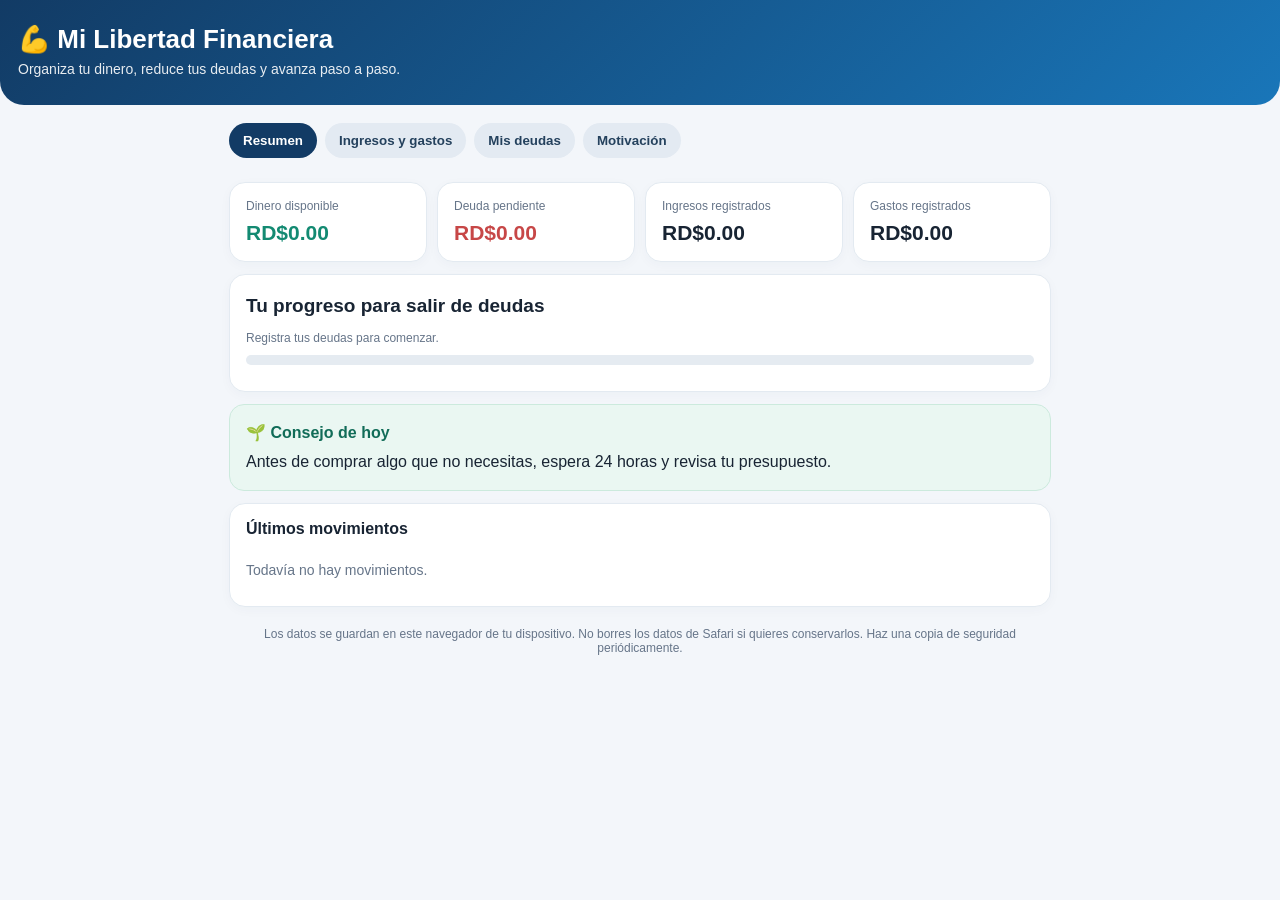
<file: mi_libertad_financiera.html>
<!DOCTYPE html>
<html lang="es">
<head>
<meta charset="UTF-8">
<meta name="viewport" content="width=device-width, initial-scale=1, viewport-fit=cover">
<meta name="theme-color" content="#123b65">
<title>Mi Libertad Financiera</title>
<style>
:root{--navy:#123b65;--blue:#1769aa;--teal:#138a72;--red:#c74747;--bg:#f3f6fa;--card:#fff;--text:#182433;--muted:#667589;--line:#e3eaf1}
*{box-sizing:border-box}body{margin:0;background:var(--bg);color:var(--text);font:16px -apple-system,BlinkMacSystemFont,"Segoe UI",sans-serif}
header{background:linear-gradient(135deg,#123b65,#1976b9);color:white;padding:24px 18px 28px;border-radius:0 0 24px 24px}
header h1{margin:0 0 6px;font-size:26px}header p{margin:0;opacity:.9;font-size:14px}
main{max-width:850px;margin:auto;padding:16px 14px 40px}.nav{display:flex;gap:8px;overflow:auto;margin:0 0 16px;padding:2px 0 8px}
.nav button{white-space:nowrap;border:0;border-radius:20px;padding:10px 14px;background:#e3eaf2;color:#24415d;font-weight:700}
.nav button.active{background:var(--navy);color:white}
.page{display:none}.page.active{display:block}.grid{display:grid;grid-template-columns:repeat(2,minmax(0,1fr));gap:10px}
.card{background:var(--card);border:1px solid var(--line);border-radius:16px;padding:16px;margin-bottom:12px;box-shadow:0 3px 12px #193b5a08}
.metric .label{font-size:12px;color:var(--muted);margin-bottom:8px}.metric .value{font-size:21px;font-weight:800;overflow-wrap:anywhere}.green{color:var(--teal)}.red{color:var(--red)}
h2{font-size:19px;margin:4px 0 14px}h3{font-size:16px;margin:0 0 12px}
label{display:block;font-size:13px;font-weight:700;color:#45576b;margin:10px 0 5px}
input,select,textarea{width:100%;padding:12px;border:1px solid #cbd7e3;border-radius:10px;background:white;font:inherit;color:var(--text)}
textarea{min-height:75px;resize:vertical}.row{display:grid;grid-template-columns:1fr 1fr;gap:10px}
button.primary{border:0;border-radius:11px;background:var(--blue);color:#fff;font-weight:800;padding:13px 16px;width:100%;margin-top:12px;font-size:15px}
button.danger{border:1px solid #f0caca;background:#fff4f4;color:#a92d2d;border-radius:9px;padding:7px 10px}
button.small{border:1px solid var(--line);background:#f7f9fc;border-radius:9px;padding:7px 10px;color:#234}
.item{border-top:1px solid var(--line);padding:12px 0;display:flex;gap:10px;align-items:flex-start;justify-content:space-between}.item:first-child{border-top:0}.item strong{display:block}.sub{font-size:12px;color:var(--muted);margin-top:4px}.amount{font-weight:800;white-space:nowrap}.bar{height:10px;border-radius:20px;background:#e5ebf1;overflow:hidden;margin:10px 0}.bar span{display:block;height:100%;background:var(--teal);width:0}
.tip{background:#eaf7f2;border:1px solid #cceadd;border-radius:15px;padding:16px;line-height:1.5}.tip strong{display:block;color:#116c58;margin-bottom:5px}
.empty{color:var(--muted);font-size:14px;padding:12px 0}.note{font-size:12px;color:var(--muted);line-height:1.5}.pill{display:inline-block;padding:4px 8px;border-radius:20px;background:#edf4fb;color:#23547e;font-size:11px;font-weight:800}
footer{text-align:center;color:var(--muted);font-size:12px;padding:8px}
@media(min-width:650px){.grid{grid-template-columns:repeat(4,minmax(0,1fr))}.two{display:grid;grid-template-columns:1fr 1fr;gap:12px}.two .card{height:fit-content}}
</style>
</head>
<body>
<header><h1>💪 Mi Libertad Financiera</h1><p>Organiza tu dinero, reduce tus deudas y avanza paso a paso.</p></header>
<main>
<div class="nav" role="tablist">
<button class="active" data-page="inicio">Resumen</button><button data-page="movimientos">Ingresos y gastos</button><button data-page="deudas">Mis deudas</button><button data-page="consejos">Motivación</button>
</div>
<section id="inicio" class="page active">
<div class="grid">
<div class="card metric"><div class="label">Dinero disponible</div><div class="value green" id="balance">RD$ 0.00</div></div>
<div class="card metric"><div class="label">Deuda pendiente</div><div class="value red" id="totalDebt">RD$ 0.00</div></div>
<div class="card metric"><div class="label">Ingresos registrados</div><div class="value" id="totalIncome">RD$ 0.00</div></div>
<div class="card metric"><div class="label">Gastos registrados</div><div class="value" id="totalExpenses">RD$ 0.00</div></div>
</div>
<div class="card"><h2>Tu progreso para salir de deudas</h2><div class="sub" id="progressText">Registra tus deudas para comenzar.</div><div class="bar"><span id="progressBar"></span></div><div class="sub" id="paidText"></div></div>
<div class="tip"><strong>🌱 Consejo de hoy</strong><span id="dailyTip"></span></div>
<div class="card" style="margin-top:12px"><h3>Últimos movimientos</h3><div id="recentList" class="empty">Todavía no hay movimientos.</div></div>
</section>
<section id="movimientos" class="page">
<div class="two">
<div class="card"><h2>Registrar ingreso o gasto</h2>
<form id="transactionForm">
<label for="type">Tipo de movimiento</label><select id="type"><option value="income">Ingreso</option><option value="expense">Gasto</option></select>
<label for="description">Descripción</label><input id="description" placeholder="Ej. salario, comida, transporte" required maxlength="90">
<div class="row"><div><label for="amount">Monto (RD$)</label><input id="amount" type="number" min="0.01" step="0.01" required placeholder="0.00"></div><div><label for="date">Fecha</label><input id="date" type="date" required></div></div>
<label for="category">Categoría</label><select id="category"><option>Salario</option><option>Propina</option><option>Venta/extra</option><option>Comida</option><option>Transporte</option><option>Vivienda/servicios</option><option>Salud</option><option>Educación</option><option>Compras</option><option>Otro</option></select>
<button class="primary" type="submit">Guardar movimiento</button></form></div>
<div class="card"><h2>Historial</h2><div id="transactionList" class="empty">Aquí aparecerán tus ingresos y gastos.</div></div>
</div></section>
<section id="deudas" class="page">
<div class="two">
<div class="card"><h2>Agregar una deuda</h2><form id="debtForm">
<label for="creditor">Nombre de la deuda o acreedor</label><input id="creditor" required maxlength="80" placeholder="Ej. tarjeta, préstamo">
<div class="row"><div><label for="debtAmount">Monto total (RD$)</label><input id="debtAmount" type="number" min="0.01" step="0.01" required placeholder="0.00"></div><div><label for="minimum">Cuota mínima (RD$)</label><input id="minimum" type="number" min="0" step="0.01" value="0"></div></div>
<label for="dueDate">Próxima fecha de pago (opcional)</label><input id="dueDate" type="date">
<button class="primary" type="submit">Guardar deuda</button></form></div>
<div class="card"><h2>Registrar pago de deuda</h2><form id="paymentForm">
<label for="debtSelect">Selecciona la deuda</label><select id="debtSelect" required><option value="">Primero agrega una deuda</option></select>
<label for="paymentAmount">Monto pagado (RD$)</label><input id="paymentAmount" type="number" min="0.01" step="0.01" required placeholder="0.00">
<label for="paymentDate">Fecha del pago</label><input id="paymentDate" type="date" required>
<label for="paymentNote">Nota (opcional)</label><input id="paymentNote" maxlength="80" placeholder="Ej. pago de quincena">
<button class="primary" type="submit">Registrar pago</button></form><p class="note">El pago se resta de la deuda pendiente y también se registra como gasto, para que tu balance sea más realista.</p></div>
</div>
<div class="card"><h2>Lista de deudas</h2><div id="debtList" class="empty">Todavía no has agregado deudas.</div></div>
</section>
<section id="consejos" class="page">
<div class="card"><h2>Consejos para avanzar</h2><div id="tipsList"></div><button class="primary" id="newTip" type="button">Dame otro consejo</button></div>
<div class="card"><h3>Mi compromiso de hoy</h3><p>Una decisión pequeña puede acercarte a tu libertad financiera.</p><label for="commitment">Escribe tu meta para hoy</label><textarea id="commitment" placeholder="Ej. no comprar por impulso y guardar RD$ 200"></textarea><button class="primary" id="saveCommitment" type="button">Guardar mi compromiso</button><p class="note" id="commitmentStatus"></p></div>
</section>
<footer>Los datos se guardan en este navegador de tu dispositivo. No borres los datos de Safari si quieres conservarlos. Haz una copia de seguridad periódicamente.</footer>
</main>
<script>
(function(){
const $=id=>document.getElementById(id);
const money=n=>new Intl.NumberFormat('es-DO',{style:'currency',currency:'DOP',maximumFractionDigits:2}).format(Number(n)||0);
const today=()=>new Date().toLocaleDateString('en-CA');
const tips=[
'Anota cada gasto, incluso los pequeños. Lo que mides, lo puedes mejorar.',
'Paga al menos la cuota mínima de todas tus deudas y evita cargos por atraso.',
'Cuando puedas, dirige el dinero extra a una deuda prioritaria sin descuidar tus necesidades básicas.',
'Antes de comprar algo que no necesitas, espera 24 horas y revisa tu presupuesto.',
'Separa una pequeña cantidad para emergencias, aunque al principio sea poco.',
'No tomes un préstamo nuevo para pagar otro sin comparar el costo total y las condiciones.',
'Celebra cada avance: reducir una deuda, cumplir un presupuesto o evitar una compra impulsiva cuenta.',
'Si tus pagos superan tus ingresos, contacta a tus acreedores para preguntar por opciones de pago realistas.',
'Planifica la comida y el transporte de la semana para reducir gastos inesperados.',
'Tu situación financiera puede mejorar con constancia. No te compares: enfócate en tu próximo paso.'
];
let data={transactions:[],debts:[],payments:[],commitment:''};
try{const saved=localStorage.getItem('miLibertadFinanciera_v1');if(saved){const parsed=JSON.parse(saved);data={...data,...parsed}}}catch(e){}
function save(){try{localStorage.setItem('miLibertadFinanciera_v1',JSON.stringify(data));return true}catch(e){alert('No se pudo guardar. Revisa el espacio disponible y los ajustes de Safari.');return false}}
function escapeHTML(s){return String(s).replace(/[&<>"']/g,c=>({'&':'&amp;','<':'&lt;','>':'&gt;','"':'&quot;',"'":'&#39;'}[c]))}
function remaining(d){return Math.max(0,Number(d.amount)-data.payments.filter(p=>p.debtId===d.id).reduce((s,p)=>s+Number(p.amount),0))}
function totals(){let inc=data.transactions.filter(t=>t.type==='income').reduce((s,t)=>s+Number(t.amount),0);let exp=data.transactions.filter(t=>t.type==='expense').reduce((s,t)=>s+Number(t.amount),0);return {inc,exp,balance:inc-exp}}
function render(){
const t=totals(),original=data.debts.reduce((s,d)=>s+Number(d.amount),0),left=data.debts.reduce((s,d)=>s+remaining(d),0),paid=original-left;
$('balance').textContent=money(t.balance);$('totalDebt').textContent=money(left);$('totalIncome').textContent=money(t.inc);$('totalExpenses').textContent=money(t.exp);
$('progressText').textContent=original?Math.round(paid/original*100)+'% de tus deudas originales pagadas.':'Registra tus deudas para comenzar.';
$('progressBar').style.width=(original?Math.min(100,paid/original*100):0)+'%';$('paidText').textContent=original?'Pagado: '+money(paid)+' · Pendiente: '+money(left):'';
const tx=[...data.transactions].sort((a,b)=>b.date.localeCompare(a.date));
const txHtml=arr=>arr.length?arr.map(x=>`<div class="item"><div><strong>${escapeHTML(x.description)}</strong><div class="sub">${escapeHTML(x.category||'Pago de deuda')} · ${escapeHTML(x.date)}</div></div><div style="text-align:right"><div class="amount ${x.type==='income'?'green':'red'}">${x.type==='income'?'+':'−'}${money(x.amount)}</div><button class="small" data-del-tx="${x.id}">Eliminar</button></div></div>`).join(''):'<div class="empty">Todavía no hay movimientos.</div>';
$('transactionList').innerHTML=txHtml(tx);$('recentList').innerHTML=tx.length?tx.slice(0,4).map(x=>`<div class="item"><div><strong>${escapeHTML(x.description)}</strong><div class="sub">${escapeHTML(x.date)}</div></div><div class="amount ${x.type==='income'?'green':'red'}">${x.type==='income'?'+':'−'}${money(x.amount)}</div></div>`).join(''):'Todavía no hay movimientos.';
$('debtList').innerHTML=data.debts.length?data.debts.map(d=>{const r=remaining(d);return `<div class="item"><div style="flex:1"><strong>${escapeHTML(d.name)}</strong><div class="sub">Monto inicial: ${money(d.amount)} · Cuota mínima: ${money(d.minimum||0)}${d.dueDate?' · Próximo pago: '+escapeHTML(d.dueDate):''}</div><div class="bar"><span style="width:${Math.min(100,(Number(d.amount)-r)/Number(d.amount)*100)}%"></span></div><div class="sub">Pendiente: <b>${money(r)}</b> · Pagado: ${money(Number(d.amount)-r)}</div></div><button class="danger" data-del-debt="${d.id}">Eliminar</button></div>`}).join(''):'Todavía no has agregado deudas.';
$('debtSelect').innerHTML='<option value="">Selecciona una deuda</option>'+data.debts.filter(d=>remaining(d)>0).map(d=>`<option value="${d.id}">${escapeHTML(d.name)} — ${money(remaining(d))}</option>`).join('');
document.querySelectorAll('[data-del-tx]').forEach(b=>b.onclick=()=>{if(confirm('¿Eliminar este movimiento?')){data.transactions=data.transactions.filter(t=>t.id!==b.dataset.delTx);save();render()}});
document.querySelectorAll('[data-del-debt]').forEach(b=>b.onclick=()=>{if(confirm('¿Eliminar esta deuda y sus pagos?')){const id=b.dataset.delDebt;data.debts=data.debts.filter(d=>d.id!==id);data.payments=data.payments.filter(p=>p.debtId!==id);data.transactions=data.transactions.filter(t=>t.paymentId!==id);save();render()}});
}
function id(){return Date.now().toString(36)+Math.random().toString(36).slice(2,7)}
document.querySelectorAll('.nav button').forEach(b=>b.addEventListener('click',()=>{document.querySelectorAll('.nav button').forEach(x=>x.classList.toggle('active',x===b));document.querySelectorAll('.page').forEach(p=>p.classList.toggle('active',p.id===b.dataset.page))}));
$('date').value=today();$('paymentDate').value=today();
$('transactionForm').addEventListener('submit',e=>{e.preventDefault();const amount=Number($('amount').value);if(!Number.isFinite(amount)||amount<=0)return alert('Escribe un monto válido.');data.transactions.push({id:id(),type:$('type').value,description:$('description').value.trim(),amount,date:$('date').value||today(),category:$('category').value});if(save()){e.target.reset();$('date').value=today();render();alert('Movimiento guardado.')}})
$('debtForm').addEventListener('submit',e=>{e.preventDefault();const amount=Number($('debtAmount').value),minimum=Number($('minimum').value)||0;if(!Number.isFinite(amount)||amount<=0)return alert('Escribe un monto válido.');data.debts.push({id:id(),name:$('creditor').value.trim(),amount,minimum,dueDate:$('dueDate').value});if(save()){e.target.reset();$('minimum').value='0';render();alert('Deuda guardada.')}})
$('paymentForm').addEventListener('submit',e=>{e.preventDefault();const d=data.debts.find(x=>x.id===$('debtSelect').value),amount=Number($('paymentAmount').value);if(!d)return alert('Selecciona una deuda.');if(!Number.isFinite(amount)||amount<=0)return alert('Escribe un monto válido.');if(amount>remaining(d)+0.0001)return alert('El pago supera el saldo pendiente ('+money(remaining(d))+').');const pid=id(),date=$('paymentDate').value||today();data.payments.push({id:pid,debtId:d.id,amount,date,note:$('paymentNote').value});data.transactions.push({id:id(),type:'expense',description:'Pago de deuda: '+d.name,amount,date,category:'Pago de deuda',paymentId:d.id});if(save()){e.target.reset();$('paymentDate').value=today();render();alert('Pago registrado. ¡Buen avance!')}})
function showTip(){const n=Math.floor(Math.random()*tips.length);$('dailyTip').textContent=tips[n];$('tipsList').innerHTML='<div class="tip"><strong>💡 Consejo</strong>'+tips[n]+'</div><div style="height:10px"></div>'+tips.filter((_,i)=>i!==n).slice(0,4).map(t=>'<div class="item"><div>'+escapeHTML(t)+'</div></div>').join('')}
$('newTip').onclick=showTip;$('saveCommitment').onclick=()=>{data.commitment=$('commitment').value.trim();if(save())$('commitmentStatus').textContent='Tu compromiso quedó guardado en este dispositivo.'};
$('commitment').value=data.commitment||'';showTip();render();
})();
</script>
</body></html>
</file>
